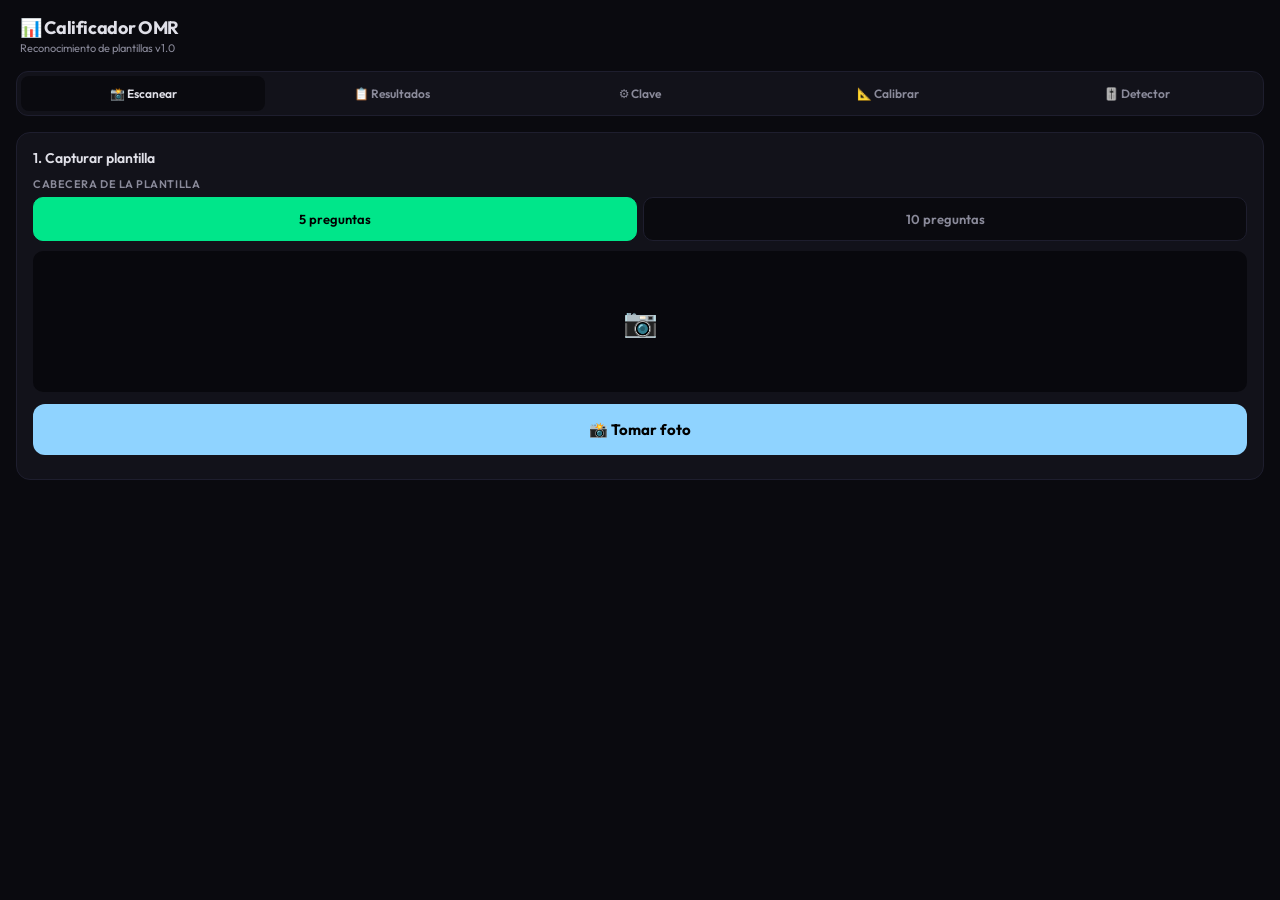
<file: index.html>
<!DOCTYPE html>
<html lang="es">
<head>
<meta charset="UTF-8">
<meta name="viewport" content="width=device-width, initial-scale=1.0, user-scalable=no">
<title>Calificador OMR</title>
<meta name="theme-color" content="#0a0a0f">
<link rel="manifest" href="manifest.webmanifest">
<link rel="icon" type="image/png" sizes="192x192" href="icons/icon-192.png">
<link rel="stylesheet" href="css/estilos.css?v=4">
</head>
<body>

<!-- Loading screen -->
<div class="cv-loading" id="cvLoading">
  <div class="content">
    <div class="spinner"></div>
    <h2>Cargando motor de visión</h2>
    <p>OpenCV.js se está descargando (~10 MB). Solo se carga la primera vez. Una vez cargado, la app funciona sin internet.</p>
  </div>
</div>

<div class="header">
  <div>
    <h1>📊 Calificador OMR</h1>
    <div class="subtitle">Reconocimiento de plantillas v1.0</div>
  </div>
</div>

<div class="tabs">
  <button class="tab active" data-section="scan">📸 Escanear</button>
  <button class="tab" data-section="results">📋 Resultados<span class="tab-badge" id="resultsCount" style="display:none">0</span></button>
  <button class="tab" data-section="config">⚙️ Clave</button>
  <button class="tab" data-section="calib">📐 Calibrar</button>
  <button class="tab" data-section="params">🎚️ Detector</button>
</div>

<!-- ===== SCAN SECTION ===== -->
<div class="section active" id="section-scan">
  <div class="card">
    <h2>1. Capturar plantilla</h2>

    <!-- Cabecera impresa que se va a leer: cambia la geometría del escáner y
         las preguntas de la clave, la tabla y el CSV -->
    <div class="form-group" style="margin-bottom:10px">
      <label>Cabecera de la plantilla</label>
      <div class="segmented" id="plantillaSelector" role="radiogroup" aria-label="Cabecera de la plantilla">
        <button type="button" class="seg-btn" data-plantilla="5" role="radio" onclick="seleccionarPlantilla('5')">5 preguntas</button>
        <button type="button" class="seg-btn" data-plantilla="10" role="radio" onclick="seleccionarPlantilla('10')">10 preguntas</button>
      </div>
    </div>

    <div class="preview" id="preview">
      <span class="empty" id="empty">📷</span>
      <img id="capturedImg" alt="Captura" style="display:none">
      <canvas id="resultCanvas" style="display:none"></canvas>
      <div class="processing hidden" id="processing">
        <div style="display:flex;flex-direction:column;align-items:center">
          <div class="spinner"></div>
          <span id="processingText">Procesando...</span>
        </div>
      </div>
    </div>

    <button class="btn btn-capture capture-btn">
      📸 Tomar foto
      <input type="file" accept="image/*" capture="environment" id="fileInput">
    </button>

    <!-- Acciones del escaneo actual (visibles solo cuando hay un resultado) -->
    <div class="btn-row hidden" id="scanActions" style="margin-top:2px">
      <button class="btn btn-ghost" onclick="discardScan()">Descartar</button>
      <button class="btn btn-primary" onclick="saveScan()">Guardar</button>
    </div>
  </div>

  <!-- Resultado del escaneo (oculto hasta tener uno) -->
  <div class="card hidden" id="scanResult">
    <h2>2. Resultado del escaneo</h2>

    <div class="result-grid">
      <div class="result-cell" id="cellID">
        <div class="label">ID</div>
        <div class="value" id="valID">—</div>
      </div>
      <div class="result-cell" id="cellF">
        <div class="label">Forma</div>
        <div class="value" id="valF">—</div>
      </div>
    </div>

    <div class="label" style="margin-top:14px;margin-bottom:6px">Respuestas detectadas</div>
    <div class="questions-row" id="questionsRow"></div>

    <div id="scoreSection" class="hidden">
      <div class="label" style="margin-top:14px;margin-bottom:6px">Calificación</div>
      <div class="score-display" id="scoreDisplay">
        <div class="score-value" id="scoreValue">—</div>
        <div class="score-label" id="scoreLabel">sobre 100</div>
      </div>
    </div>

    <div id="hintsArea"></div>

    <details open style="margin-top:10px">
      <summary style="font-size:12px;color:var(--text-dim);cursor:pointer;padding:8px">🔍 Detalles técnicos (debug)</summary>
      <div id="debugInfo" style="font-size:11px;color:var(--text-dim);font-family:ui-monospace,monospace;line-height:1.5;background:var(--bg);padding:10px;border-radius:6px;margin-top:6px;max-height:400px;overflow-y:auto;white-space:pre-wrap"></div>
      <div class="btn-row" style="margin-top:8px">
        <button class="btn btn-ghost" onclick="showRectifiedFull()" style="margin-bottom:0">🔍 Ver imagen completa</button>
        <button class="btn btn-ghost" onclick="downloadRectified()" style="margin-bottom:0">⬇️ Descargar</button>
      </div>
    </details>
  </div>
</div>

<!-- ===== RESULTS SECTION ===== -->
<div class="section" id="section-results">
  <div class="stats-bar">
    <div class="stat">
      <div class="stat-value" id="statTotal" style="color:var(--text)">0</div>
      <div class="stat-label">Total</div>
    </div>
    <div class="stat">
      <div class="stat-value" id="statAvg" style="color:var(--info)">—</div>
      <div class="stat-label">Promedio</div>
    </div>
    <div class="stat">
      <div class="stat-value" id="statDoubts" style="color:var(--warn)">0</div>
      <div class="stat-label">Con dudas</div>
    </div>
  </div>

  <!-- Exportación y limpieza; la tabla de escaneos va al final de la pestaña -->
  <div class="card">
    <h2>Exportar resultados</h2>
    <!-- Datos para la exportación: grupo de estudiantes y nombre de la evaluación -->
    <div class="export-config">
      <div class="form-group">
        <label for="grupoSelect">Grupo de estudiantes</label>
        <div class="grupo-row">
          <select class="select" id="grupoSelect"></select>
          <button class="btn btn-ghost btn-inline" type="button" onclick="document.getElementById('gruposInput').click()">📂 Cargar</button>
          <input type="file" id="gruposInput" accept=".csv,text/csv,text/comma-separated-values,application/csv" multiple style="display:none">
        </div>
        <div class="field-note" id="gruposInfo"></div>
      </div>
      <div class="form-group">
        <label for="evalNombre">Nombre de la evaluación</label>
        <input class="input" type="text" id="evalNombre" maxlength="60" autocomplete="off" placeholder="p. ej. Quiz 3">
        <div class="field-note">Forma parte del nombre del archivo CSV y sustituye el título de la columna "Nota".</div>
      </div>
    </div>

    <div class="btn-row" style="margin-top:14px">
      <button class="btn btn-secondary" id="btnExport" onclick="exportCSV()">⬇️ CSV</button>
      <button class="btn btn-secondary" id="btnShare" onclick="shareResults()">📤 Compartir</button>
    </div>
    <button class="btn btn-danger" id="btnClearAll" onclick="confirmClearAll()" style="margin-top:6px">🗑️ Borrar todo</button>
  </div>

  <div class="card">
    <div style="display:flex;justify-content:space-between;align-items:center;margin-bottom:8px">
      <h2 style="margin:0">Tabla de escaneos</h2>
      <span style="font-size:11px;color:var(--text-dim)" id="tableInfo"></span>
    </div>

    <div class="table-wrap">
      <table>
        <!-- La cabecera (P1..P5 o P1..P10) la genera renderTable() -->
        <thead id="resultsHead">
          <tr><th>#</th><th>ID</th><th>F</th><th>P1</th><th>P2</th><th>P3</th><th>P4</th><th>P5</th><th>Nota</th><th>⚠</th></tr>
        </thead>
        <tbody id="resultsTable"></tbody>
      </table>
      <div class="table-empty" id="tableEmpty">
        <div class="icon">📭</div>
        <div>No hay escaneos aún</div>
        <div style="font-size:11px;margin-top:4px;color:var(--text-muted)">Toma fotos en la pestaña Escanear</div>
      </div>
    </div>
  </div>
</div>

<!-- ===== CONFIG SECTION ===== -->
<div class="section" id="section-config">
  <div class="card">
    <h2>Clave de respuestas</h2>
    <p style="font-size:12px;color:var(--text-dim);margin-bottom:6px">
      Define las respuestas correctas para cada formato de prueba. La nota es sobre 100 y se reparte entre las preguntas
      que puntúan: las que tienen respuesta o BONUS (por ejemplo, con 8 preguntas definidas cada acierto vale 12,5).
      Una pregunta con BONUS cuenta como acierto para todos, marquen lo que marquen.
    </p>
    <div class="field-note" id="claveNotaPlantilla" style="margin:0 0 12px"></div>

    <!-- Desmarcado: una sola opción por pregunta (la nueva reemplaza a la anterior).
         Marcado: se pueden dejar varias; el estudiante acierta con cualquiera. -->
    <label class="check-row" for="claveDuplicadas">
      <input type="checkbox" id="claveDuplicadas" onchange="setOpcionesDuplicadas(this.checked)">
      <span>Opciones duplicadas
        <span class="check-note">Permite marcar más de una respuesta correcta por pregunta; el estudiante acierta si pintó cualquiera de ellas.</span>
      </span>
    </label>

    <div class="form-group">
      <label>Formato 1 (F = 1)</label>
      <div id="claveF1"></div>
    </div>

    <div class="form-group" style="margin-top:24px">
      <label>Formato 2 (F = 2)</label>
      <div id="claveF2"></div>
    </div>

    <button class="btn btn-primary" onclick="saveClave()">💾 Guardar clave</button>
  </div>

  <div class="card">
    <h2>Acerca de</h2>
    <p style="font-size:12px;color:var(--text-dim);line-height:1.6">
      Esta app procesa todas las imágenes localmente en tu navegador. Las fotos no se envían a ningún servidor.
      Los escaneos guardados, la clave, los grupos y el nombre de la evaluación se conservan en este dispositivo (incluso si la página se recarga) hasta que los borres.
      Después de la primera carga, la app funciona sin conexión a internet y puede añadirse a la pantalla de inicio desde el menú de Chrome.
    </p>
  </div>
</div>

<!-- ===== CALIBRATION SECTION ===== -->
<div class="section" id="section-calib">
  <div class="card calib-card">
    <h2>Calibración de coordenadas</h2>

    <!-- Resumen de detección en vivo (igual que en pestaña Detector) -->
    <div id="calibLiveResult" class="params-live" style="display:none">
      <div class="params-live-row">
        <div class="params-live-cell">
          <div class="label">ID</div>
          <div class="value" id="calibValID">—</div>
        </div>
        <div class="params-live-cell">
          <div class="label">F</div>
          <div class="value" id="calibValF">—</div>
        </div>
      </div>
      <div class="params-live-questions" id="calibValQ"></div>
    </div>

    <div id="calibPreviewWrap" class="calib-preview-sticky" style="display:none">
      <div class="label" style="margin-bottom:4px;font-size:10px">Vista previa</div>
      <div style="overflow-x:auto;background:#000;border-radius:6px;padding:3px">
        <canvas id="calibPreviewCanvas" style="display:block"></canvas>
      </div>
      <div style="font-size:10px;color:var(--text-dim);margin-top:4px;text-align:center">
        Desliza horizontalmente · Los cambios se reflejan en tiempo real
      </div>
    </div>

    <div id="calibNoImage" class="hint" style="margin-bottom:10px">
      ℹ️ Toma un escaneo en la pestaña "Escanear" primero para ver la vista previa en tiempo real.
    </div>

    <div id="calibScrollArea" class="calib-scroll">
      <div id="calibGroups"></div>
    </div>

    <div class="calib-actions">
      <button class="btn btn-ghost" onclick="resetCalibration()">↺ Restaurar</button>
      <button class="btn btn-primary" onclick="saveCalibration()">💾 Guardar</button>
    </div>
  </div>
</div>

<!-- ===== PARAMS SECTION ===== -->
<div class="section" id="section-params">
  <div class="card calib-card">
    <h2>Parámetros del detector</h2>

    <!-- Resumen de detección en vivo -->
    <div id="paramsLiveResult" class="params-live">
      <div class="params-live-row">
        <div class="params-live-cell">
          <div class="label">ID</div>
          <div class="value" id="paramsValID">—</div>
        </div>
        <div class="params-live-cell">
          <div class="label">F</div>
          <div class="value" id="paramsValF">—</div>
        </div>
      </div>
      <div class="params-live-questions" id="paramsValQ"></div>
    </div>

    <div id="paramsNoImage" class="hint" style="margin-bottom:14px">
      ℹ️ Toma un escaneo en la pestaña "Escanear" primero para poder ajustar y ver los cambios en vivo.
    </div>

    <div class="calib-scroll" id="paramsScrollArea">
      <div id="paramsControls"></div>
    </div>

    <div class="calib-actions">
      <button class="btn btn-ghost" onclick="resetDetectorParams()">↺ Restaurar</button>
      <button class="btn btn-primary" onclick="saveDetectorParams()">💾 Guardar</button>
    </div>
  </div>
</div>
<div class="modal-bg" id="rectModal">
  <div class="modal" style="max-width: 95vw; padding: 12px">
    <h2 style="margin-bottom: 6px">Imagen rectificada (tamaño real)</h2>
    <p style="font-size:11px;color:var(--text-dim);margin-bottom:10px">
      Desliza horizontalmente para ver toda la imagen. Verifica si los rectángulos coinciden con los casilleros impresos.
    </p>
    <div style="overflow-x:auto;overflow-y:auto;max-height:60vh;background:#000;border-radius:8px;padding:4px">
      <canvas id="rectModalCanvas" style="display:block;height:auto"></canvas>
    </div>
    <button class="btn btn-secondary" onclick="closeModal('rectModal')" style="margin-top:10px">Cerrar</button>
  </div>
</div>

<!-- Modal de duplicado -->
<div class="modal-bg" id="dupModal">
  <div class="modal">
    <h2>⚠️ ID ya registrado</h2>
    <p>El ID <strong id="dupId">—</strong> ya tiene un escaneo registrado. ¿Qué deseas hacer?</p>
    <button class="btn btn-primary" onclick="resolveDuplicate('replace')">Reemplazar el anterior</button>
    <button class="btn btn-secondary" onclick="resolveDuplicate('keep')">Mantener el anterior</button>
    <button class="btn btn-ghost" onclick="resolveDuplicate('both')">Guardar ambos</button>
  </div>
</div>

<!-- Modal de borrar todo -->
<div class="modal-bg" id="clearModal">
  <div class="modal">
    <h2>⚠️ ¿Borrar todos los resultados?</h2>
    <p>Esto eliminará permanentemente los <strong id="clearCount">0</strong> escaneos registrados. Esta acción no se puede deshacer.</p>
    <button class="btn btn-danger" onclick="doClearAll()">Sí, borrar todo</button>
    <button class="btn btn-ghost" onclick="closeModal('clearModal')">Cancelar</button>
  </div>
</div>

<div class="toast-stack" id="toastStack"></div>

<!-- ===== Código de la app: scripts clásicos que comparten el ámbito global. =====
     El orden importa (ver CLAUDE.md): primero el estado, luego el motor, el
     arranque y las pantallas. Al añadir un archivo, incluirlo también en
     SHELL_ASSETS de sw.js y subir VERSION. -->
<script src="js/estado.js?v=4"></script>
<script src="js/motor.js?v=4"></script>
<script src="js/app.js?v=4"></script>
<script src="js/camara.js?v=4"></script>
<script src="js/deteccion.js?v=4"></script>
<script src="js/calificacion.js?v=4"></script>
<script src="js/grupos.js?v=4"></script>
<script src="js/exportacion.js?v=4"></script>
<script src="js/calibracion.js?v=4"></script>
<script src="js/parametros.js?v=4"></script>
<!-- Copia propia del build oficial de OpenCV.js (ver CLAUDE.md). Va al final para
     que `Module` (js/motor.js) y el resto de la app existan antes de ejecutarse. -->
<script async src="vendor/opencv.js" id="opencvScript" onerror="cvLoadError()"></script>

</body>
</html>
</file>
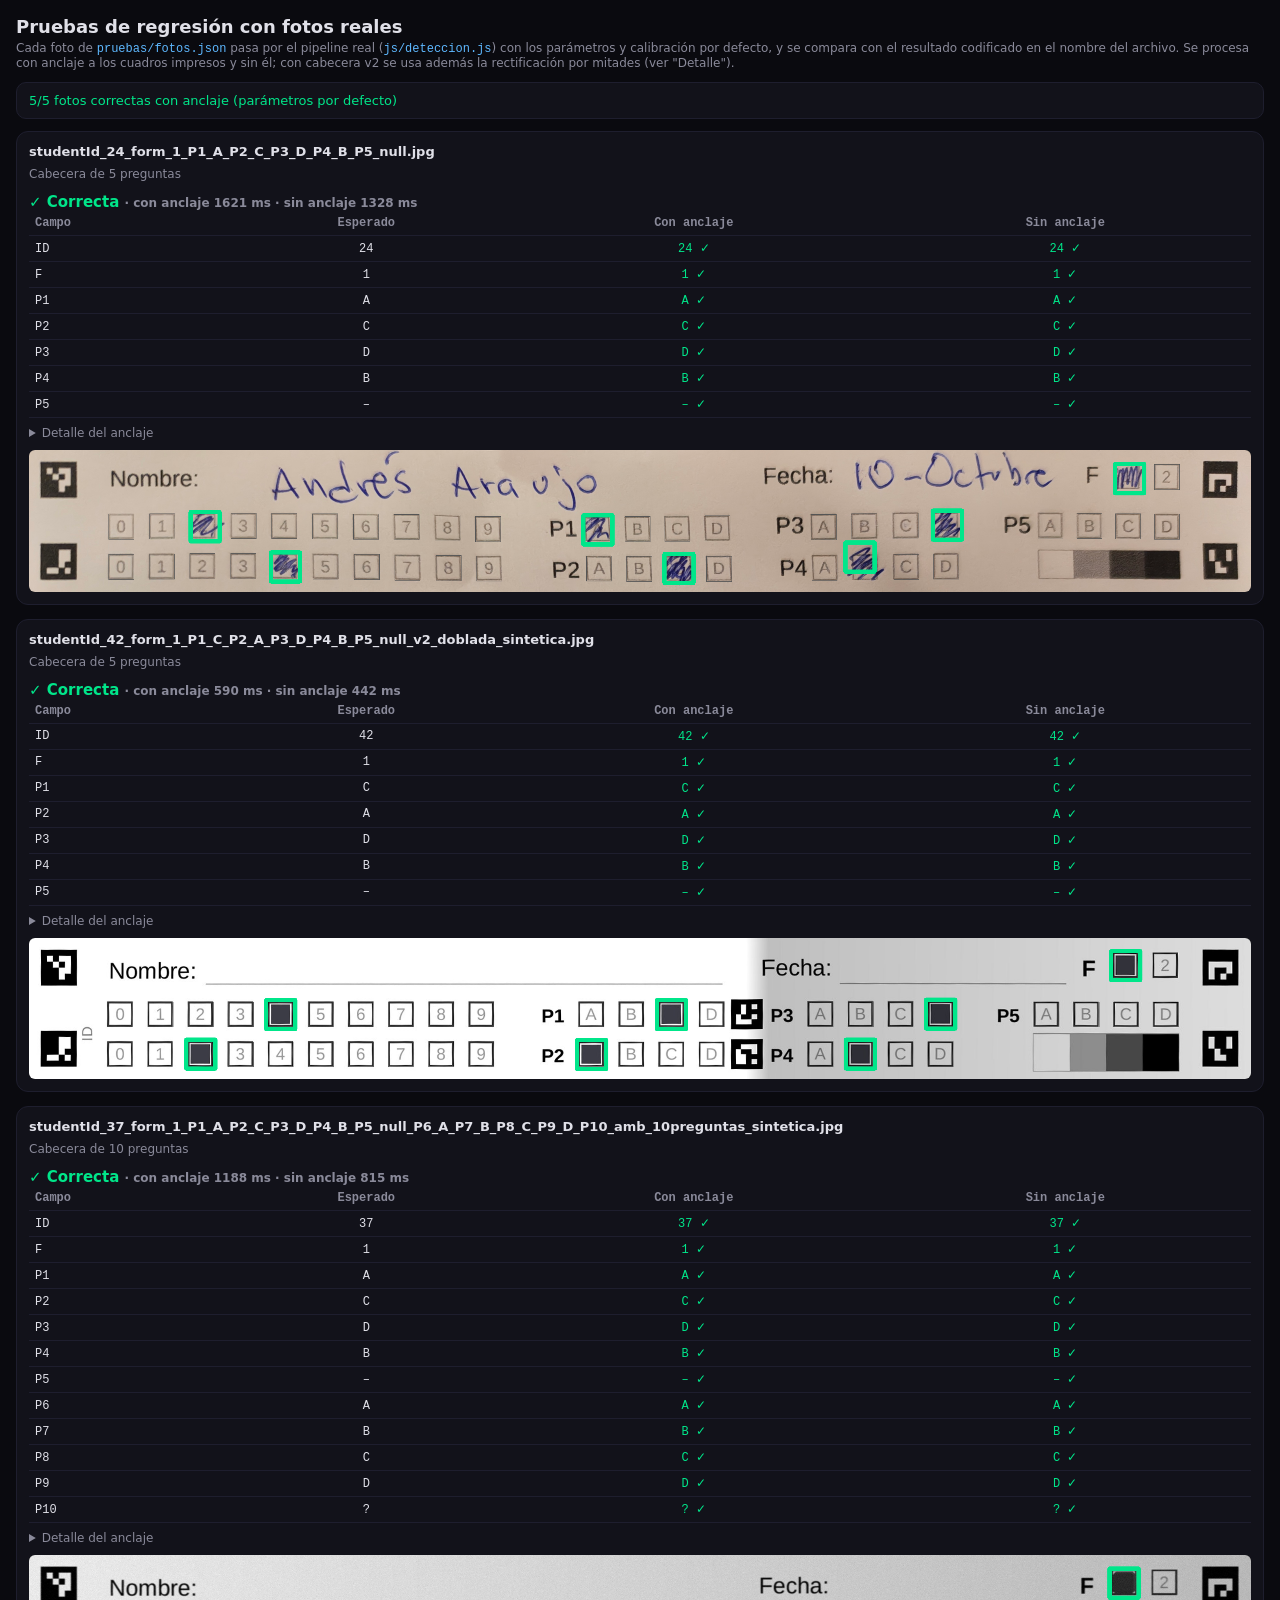
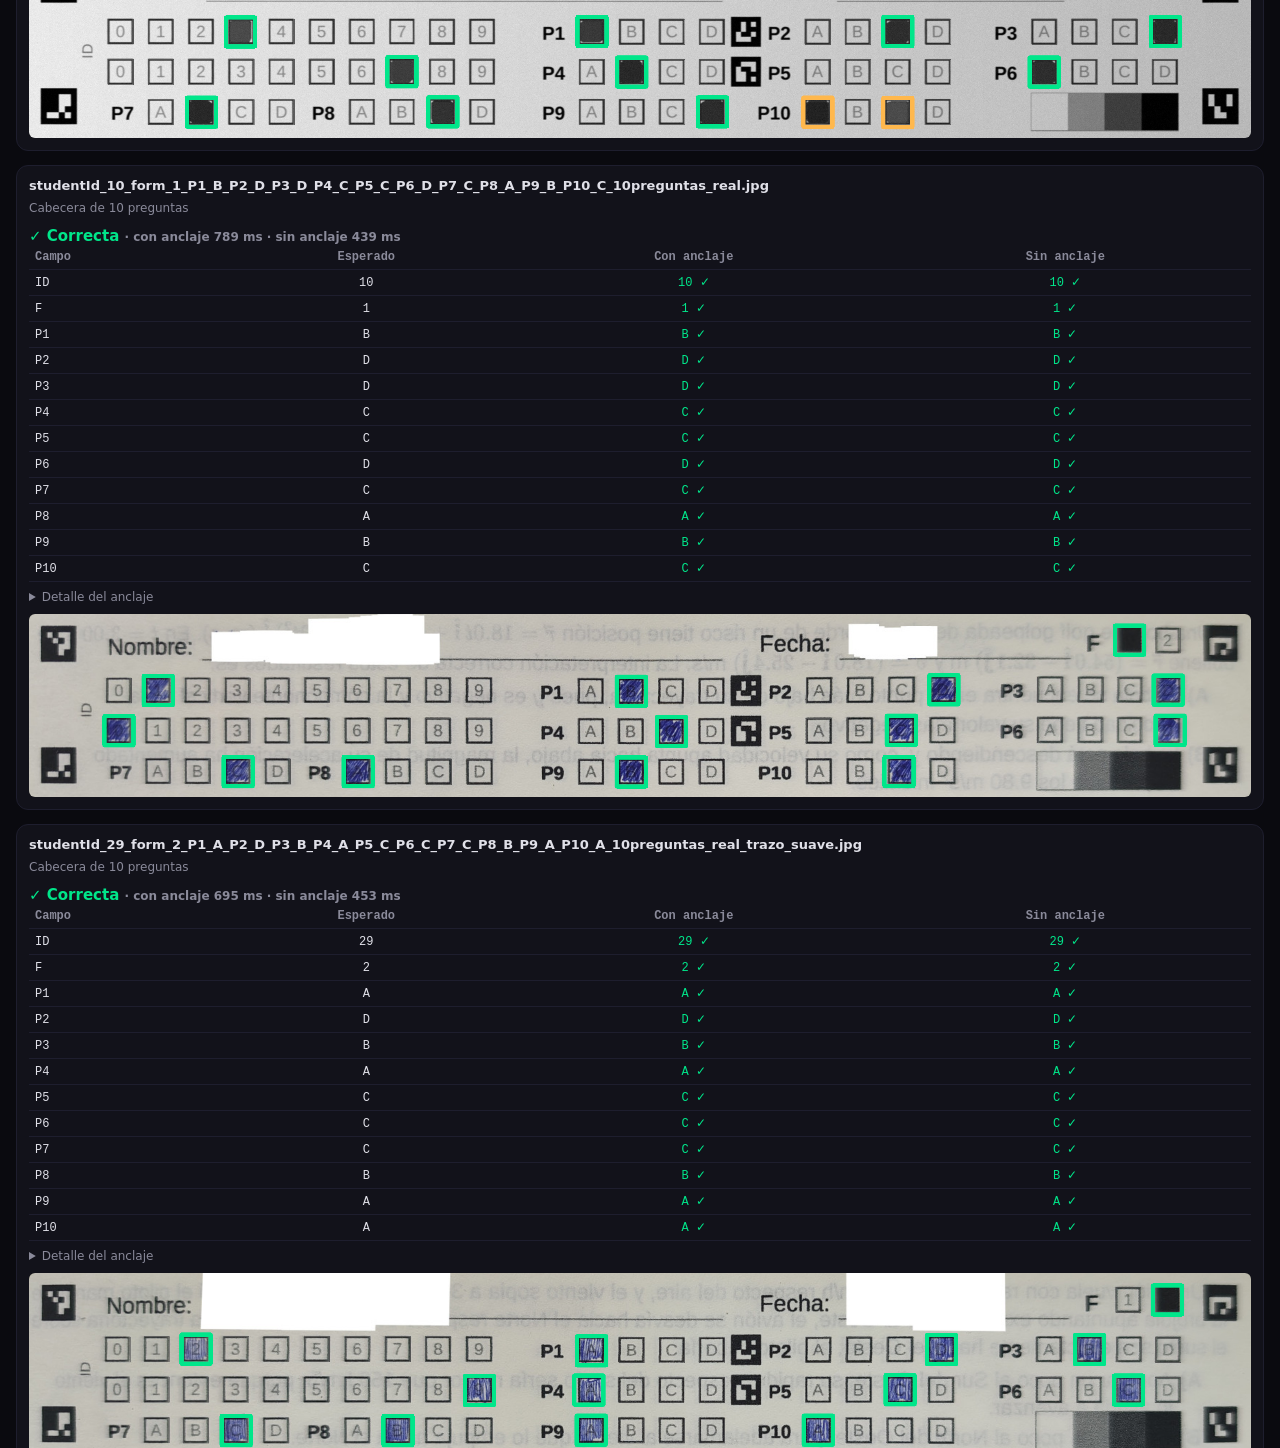
<file: pruebas/regresion.html>
<!DOCTYPE html>
<html lang="es">
<head>
<meta charset="UTF-8">
<meta name="viewport" content="width=device-width, initial-scale=1.0">
<title>Pruebas de regresión · Calificador OMR</title>
<style>
  * { box-sizing: border-box; }
  body { font-family: system-ui, Roboto, sans-serif; background: #0a0a0f; color: #e0e0e8; margin: 0; padding: 16px; }
  h1 { font-size: 18px; margin: 0 0 4px; }
  p, .nota { font-size: 12px; color: #8a8a9a; margin: 0 0 12px; }
  code { color: #5eb8ff; }
  #estado { font-size: 13px; margin: 12px 0; padding: 10px 12px; background: #12121a; border: 1px solid #1e1e2e; border-radius: 10px; }
  .foto { background: #12121a; border: 1px solid #1e1e2e; border-radius: 12px; padding: 12px; margin-bottom: 14px; }
  .foto h2 { font-size: 13px; margin: 0 0 8px; word-break: break-all; color: #e0e0e8; }
  table { width: 100%; border-collapse: collapse; font-size: 12px; font-family: ui-monospace, monospace; }
  th, td { padding: 5px 6px; text-align: center; border-bottom: 1px solid #1e1e2e; }
  th { color: #8a8a9a; font-weight: 600; }
  td:first-child, th:first-child { text-align: left; }
  .ok { color: #00e68a; } .mal { color: #ff5577; } .warn { color: #ffb84d; }
  canvas { display: block; width: 100%; height: auto; margin-top: 10px; border-radius: 6px; background: #000; }
  .resumen { font-size: 15px; font-weight: 700; }
  details { margin-top: 8px; } summary { font-size: 12px; color: #8a8a9a; cursor: pointer; }
  pre { font-size: 11px; color: #8a8a9a; white-space: pre-wrap; margin: 6px 0 0; }
</style>
</head>
<body>
<h1>Pruebas de regresión con fotos reales</h1>
<p>Cada foto de <code>pruebas/fotos.json</code> pasa por el pipeline real (<code>js/deteccion.js</code>) con los parámetros y
calibración por defecto, y se compara con el resultado codificado en el nombre del archivo. Se procesa con anclaje a los
cuadros impresos y sin él; con cabecera v2 se usa además la rectificación por mitades (ver "Detalle").</p>
<div id="estado">Cargando OpenCV.js…</div>
<div id="lista"></div>

<!-- `Module` debe existir antes de que se ejecute opencv.js -->
<script>
  var Module = { onRuntimeInitialized() { iniciar().catch(e => mostrarEstado('Error: ' + e.message, 'mal')); } };
</script>
<script src="../js/estado.js"></script>
<script src="../js/deteccion.js"></script>
<script>
  // Resultados accesibles para automatización: window.RESULTADOS = { listo, fotos: [...] }
  window.RESULTADOS = { listo: false, fotos: [] };
  // Campos a comparar: ID, F y las preguntas de la cabecera de la foto
  const camposDe = (esperado) => ['ID', 'F'].concat(Object.keys(esperado).filter(k => /^P\d+$/.test(k)));

  function mostrarEstado(txt, cls) {
    const el = document.getElementById('estado');
    el.textContent = txt; el.className = cls || '';
  }

  // Resultado esperado a partir del nombre del archivo.
  // Acepta P1..P5 (cabecera de 5 preguntas) o P1..P10 (cabecera de 10).
  function esperadoDesdeNombre(nombre) {
    const m = nombre.match(/studentId_(\d+)_form_(\d)/i);
    if (!m) return null;
    const norm = (v) => (v.toLowerCase() === 'null') ? null : (/^(amb|ambiguo|\?)$/i.test(v) ? 'AMBIGUO' : v.toUpperCase());
    const out = { ID: m[1], F: m[2] };
    const re = /_P(\d+)_([^_.]+)/gi;
    let p;
    while ((p = re.exec(nombre)) !== null) out['P' + p[1]] = norm(p[2]);
    const n = Object.keys(out).filter(k => /^P\d+$/.test(k)).length;
    if (n !== 5 && n !== 10) return null;
    out.plantilla = n === 10 ? '10' : '5';
    return out;
  }

  // Activa la cabecera de la foto con la calibración y los parches POR DEFECTO
  // (no los guardados en el dispositivo), para que el resultado sea reproducible.
  function usarPlantilla(id) {
    aplicarPlantilla(id, { persistir: false });
    CALIBRATION = JSON.parse(JSON.stringify(CALIBRATION_DEFAULT));
    COORDS = buildCoords();
    STATE.tonePatches = JSON.parse(JSON.stringify(TONE_PATCHES_DEFAULT));
  }

  function cargarImagen(url) {
    return new Promise((res, rej) => {
      const img = new Image();
      img.onload = () => res(img);
      img.onerror = () => rej(new Error('No se pudo cargar ' + url));
      img.src = url;
    });
  }

  // Pasa la imagen por runPipeline con el radio de anclaje indicado.
  function correr(img, anclajeMm, canvas) {
    STATE.detectorParams.anclaje_mm = anclajeMm;
    const t0 = performance.now();
    const r = runPipeline(img);
    const ms = Math.round(performance.now() - t0);
    if (!r.ok) return { ok: false, msg: r.msg, ms };
    const c = r.classification;
    const out = { ok: true, ms, ID: c.ID, F: c.F, dudoso: c.dudoso,
                  anclaje: STATE.anclaje ? JSON.parse(JSON.stringify(STATE.anclaje)) : null,
                  rectificacion: r.rectificacion ? JSON.parse(JSON.stringify(r.rectificacion)) : null };
    for (const q of listaPreguntas()) out[q] = c[q];
    if (canvas) cv.imshow(canvas, r.rectified);
    r.rectified.delete(); r.rectifiedClean.delete(); r.grayRect.delete(); r.grayNorm.delete();
    return out;
  }

  function fmt(v) { return v === null || v === undefined ? '–' : (v === 'AMBIGUO' ? '?' : String(v)); }

  async function iniciar() {
    STATE.cvReady = true;
    // Siempre valores por defecto (reproducible en cualquier dispositivo)
    STATE.detectorParams = JSON.parse(JSON.stringify(DETECTOR_PARAMS_DEFAULT));
    usarPlantilla('5');
    const radioDefault = DETECTOR_PARAMS_DEFAULT.anclaje_mm;

    mostrarEstado('Cargando la lista de fotos…');
    const lista = await (await fetch('fotos.json', { cache: 'no-store' })).json();
    const cont = document.getElementById('lista');
    let okTotal = 0;

    for (const nombre of lista) {
      const esperado = esperadoDesdeNombre(nombre);
      const card = document.createElement('div');
      card.className = 'foto';
      card.innerHTML = `<h2>${nombre}</h2>`;
      cont.appendChild(card);
      if (!esperado) {
        card.innerHTML += `<div class="mal">El nombre no sigue el patrón studentId_.._form_.._P1_.._P5_.. (o hasta P10)</div>`;
        window.RESULTADOS.fotos.push({ nombre, error: 'nombre' });
        continue;
      }
      const CAMPOS = camposDe(esperado);
      if (STATE.plantilla !== esperado.plantilla) { usarPlantilla(esperado.plantilla); window.__calentado = false; }
      card.innerHTML += `<div class="nota">Cabecera de ${getPlantilla().nombre}</div>`;
      mostrarEstado(`Procesando ${nombre}…`);
      let img;
      try { img = await cargarImagen(nombre); }
      catch (e) { card.innerHTML += `<div class="mal">${e.message}</div>`; window.RESULTADOS.fotos.push({ nombre, error: 'carga' }); continue; }

      // Calentamiento (la primera pasada de OpenCV es más lenta y falsearía los tiempos)
      if (!window.__calentado) { correr(img, radioDefault, null); window.__calentado = true; }
      const canvas = document.createElement('canvas');
      const con = correr(img, radioDefault, canvas);
      const sin = correr(img, 0, null);

      let filas = '';
      let aciertos = 0;
      for (const k of CAMPOS) {
        const okCon = con.ok && con[k] === esperado[k];
        const okSin = sin.ok && sin[k] === esperado[k];
        if (okCon) aciertos++;
        filas += `<tr><td>${k}</td><td>${fmt(esperado[k])}</td>
          <td class="${okCon ? 'ok' : 'mal'}">${con.ok ? fmt(con[k]) : '✗'} ${okCon ? '✓' : '✗'}</td>
          <td class="${okSin ? 'ok' : 'mal'}">${sin.ok ? fmt(sin[k]) : '✗'} ${okSin ? '✓' : '✗'}</td></tr>`;
      }
      const todoOk = con.ok && aciertos === CAMPOS.length;
      if (todoOk) okTotal++;
      const a = con.anclaje;
      let detalle = '';
      if (!con.ok) detalle = `Con anclaje: ${con.msg}\n`;
      if (!sin.ok) detalle += `Sin anclaje: ${sin.msg}\n`;
      const rc = con.rectificacion;
      if (rc) {
        detalle += `Rectificación: ${rc.modo === 'dos_mitades' ? 'dos mitades' : 'homografía única'} · marcadores ${rc.marcadores.join(',')}` +
                   (rc.desvioCentral_mm ? ` · desvío centrales 4→${rc.desvioCentral_mm[4].toFixed(2)} mm, 5→${rc.desvioCentral_mm[5].toFixed(2)} mm` : '') +
                   (rc.motivo ? ` · ${rc.motivo}` : '') + '\n';
      }
      if (a) {
        detalle += `Anclaje: ${a.cuadrosDetectados} cuadros detectados · desplazamiento máximo ${a.maxDesplazamiento_mm.toFixed(2)} mm\n`;
        for (const g in a.porGrupo) { const r = a.porGrupo[g]; detalle += `  ${g}: dx=${r.dx_mm.toFixed(2)} dy=${r.dy_mm.toFixed(2)} mm (${r.ancladas}/${r.de})\n`; }
        detalle += `  parches: dx=${a.parches.dx_mm.toFixed(2)} dy=${a.parches.dy_mm.toFixed(2)} (corr. ${a.parches.score.toFixed(2)})`;
      }
      card.innerHTML += `
        <div class="resumen ${todoOk ? 'ok' : 'mal'}">${todoOk ? '✓ Correcta' : `✗ ${aciertos}/${CAMPOS.length} campos correctos`} <span class="nota">· con anclaje ${con.ms} ms · sin anclaje ${sin.ms} ms</span></div>
        <table><thead><tr><th>Campo</th><th>Esperado</th><th>Con anclaje</th><th>Sin anclaje</th></tr></thead><tbody>${filas}</tbody></table>
        <details><summary>Detalle del anclaje</summary><pre>${detalle || 'sin datos'}</pre></details>`;
      card.appendChild(canvas);
      window.RESULTADOS.fotos.push({ nombre, esperado, con, sin, todoOk, aciertos });
      await new Promise(r => setTimeout(r, 0));
    }
    const total = lista.length;
    mostrarEstado(`${okTotal}/${total} fotos correctas con anclaje (parámetros por defecto)`, okTotal === total ? 'ok' : 'mal');
    window.RESULTADOS.listo = true;
    window.RESULTADOS.okTotal = okTotal;
    window.RESULTADOS.total = total;
  }
</script>
<script async src="../vendor/opencv.js" onerror="mostrarEstado('No se pudo cargar ../vendor/opencv.js', 'mal')"></script>
</body>
</html>
</file>
<file: css/estilos.css>
/* Estilos del Calificador OMR. Antes vivían en <style> dentro de index.html. */
@import url('https://fonts.googleapis.com/css2?family=Outfit:wght@400;500;600;700&display=swap');

* { margin: 0; padding: 0; box-sizing: border-box; -webkit-tap-highlight-color: transparent; }

:root {
  --bg: #0a0a0f;
  --bg-card: #12121a;
  --border: #1e1e2e;
  --border-hl: #2a2a3a;
  --text: #e0e0e8;
  --text-dim: #8a8a9a;
  --text-muted: #555566;
  --accent: #00e68a;
  --accent-dim: #00b870;
  --warn: #ffb84d;
  --error: #ff5577;
  --info: #5eb8ff;
  --purple: #b87dff;
}

/* Sin "tirar para refrescar": en Chrome Android, deslizar hacia abajo estando
   arriba del todo recargaba la página (y con ella se perdía el escaneo en
   curso). overscroll-behavior desactiva ese gesto y el de navegar al borde. */
html, body {
  overscroll-behavior-y: contain;
}

body {
  font-family: 'Outfit', system-ui, Roboto, sans-serif;
  background: var(--bg);
  color: var(--text);
  min-height: 100dvh;
  padding: 16px;
  padding-bottom: 80px;
}

/* ===== Header ===== */
.header {
  display: flex;
  align-items: center;
  justify-content: space-between;
  margin-bottom: 16px;
  padding: 0 4px;
}
.header h1 {
  font-size: 18px;
  font-weight: 700;
  letter-spacing: -0.02em;
}
.header .subtitle {
  font-size: 11px;
  color: var(--text-dim);
  margin-top: 2px;
}

/* ===== Tabs ===== */
.tabs {
  display: flex;
  gap: 4px;
  background: var(--bg-card);
  border-radius: 12px;
  padding: 4px;
  margin-bottom: 16px;
  border: 1px solid var(--border);
}
.tab {
  flex: 1;
  padding: 10px 4px;
  background: transparent;
  color: var(--text-dim);
  border: none;
  border-radius: 8px;
  font-family: inherit;
  font-size: 12px;
  font-weight: 600;
  cursor: pointer;
  transition: background 0.15s, color 0.15s;
}
.tab.active {
  background: var(--bg);
  color: var(--text);
}
.tab-badge {
  display: inline-block;
  margin-left: 4px;
  padding: 1px 6px;
  background: var(--accent);
  color: #000;
  border-radius: 8px;
  font-size: 10px;
  font-weight: 700;
}

/* ===== Card ===== */
.card {
  background: var(--bg-card);
  border: 1px solid var(--border);
  border-radius: 14px;
  padding: 16px;
  margin-bottom: 12px;
}
.card h2 {
  font-size: 14px;
  font-weight: 600;
  margin-bottom: 10px;
  color: var(--text);
}
.card .label {
  font-size: 11px;
  color: var(--text-dim);
  text-transform: uppercase;
  letter-spacing: 0.05em;
  margin-bottom: 4px;
  font-weight: 600;
}

/* ===== Preview ===== */
.preview {
  width: 100%;
  /* Misma proporción que la cabecera rectificada (GEOM: 207 x 24 mm) */
  aspect-ratio: 207 / 24;
  border-radius: 10px;
  overflow: hidden;
  background: #08080d;
  display: grid;
  place-items: center;
  margin-bottom: 12px;
  position: relative;
}
.preview img, .preview canvas {
  width: 100%;
  height: 100%;
  object-fit: contain;
}
/* La foto completa solo se ve un instante mientras se procesa: se recorta
   para llenar la franja (la cabecera rectificada sí se muestra entera). */
.preview img {
  object-fit: cover;
  display: block;
}
.preview .empty {
  color: #2a2a3a;
  font-size: 28px;
}
.preview .processing {
  position: absolute;
  inset: 0;
  background: rgba(10,10,15,0.85);
  display: grid;
  place-items: center;
  color: var(--accent);
  font-size: 13px;
  font-weight: 600;
  backdrop-filter: blur(4px);
}
/* Dentro de la franja no hay alto para el spinner grande: va en línea con el texto */
.preview .processing > div {
  flex-direction: row !important;
  gap: 8px;
}
.preview .processing .spinner {
  width: 18px;
  height: 18px;
  border-width: 2px;
  margin-bottom: 0;
}
.preview .processing.hidden { display: none; }
.spinner {
  width: 32px;
  height: 32px;
  border: 3px solid var(--border);
  border-top-color: var(--accent);
  border-radius: 50%;
  animation: spin 0.8s linear infinite;
  margin-bottom: 10px;
}
@keyframes spin { to { transform: rotate(360deg); } }

/* ===== Buttons ===== */
.btn {
  width: 100%;
  padding: 16px;
  border: none;
  border-radius: 12px;
  font-family: inherit;
  font-size: 15px;
  font-weight: 700;
  cursor: pointer;
  transition: transform 0.1s, opacity 0.15s;
  margin-bottom: 8px;
  position: relative;
  overflow: hidden;
}
.btn:active { transform: scale(0.97); }
.btn:disabled { opacity: 0.4; cursor: not-allowed; }
.btn-primary { background: var(--accent); color: #000; }
.btn-capture { background: #8fd3ff; color: #000; }   /* celeste claro: botón "Tomar foto" */
.btn-secondary { background: var(--border); color: var(--text); }
.btn-danger { background: var(--error); color: #fff; }
.btn-ghost { background: transparent; color: var(--text-dim); border: 1px solid var(--border); }
.btn-row { display: flex; gap: 8px; }
.btn-row .btn { margin-bottom: 0; flex: 1; }

.capture-btn input {
  position: absolute;
  inset: 0;
  opacity: 0;
  cursor: pointer;
  font-size: 200px;
}

/* ===== Result panel ===== */
.result-grid {
  display: grid;
  grid-template-columns: 1fr 1fr;
  gap: 8px;
  margin-bottom: 12px;
}
.result-cell {
  background: var(--bg);
  border: 1px solid var(--border);
  border-radius: 10px;
  padding: 10px 12px;
}
.result-cell .label {
  font-size: 10px;
  color: var(--text-dim);
  text-transform: uppercase;
  letter-spacing: 0.05em;
  font-weight: 600;
  margin-bottom: 4px;
}
.result-cell .value {
  font-size: 22px;
  font-weight: 700;
  letter-spacing: -0.02em;
}
.result-cell.warn { border-color: var(--warn); }
.result-cell.warn .value { color: var(--warn); }
.result-cell.error { border-color: var(--error); }
.result-cell.error .value { color: var(--error); }

.questions-row {
  display: grid;
  grid-template-columns: repeat(5, 1fr);
  gap: 6px;
  margin-top: 8px;
}
.q-cell {
  background: var(--bg);
  border: 1px solid var(--border);
  border-radius: 8px;
  padding: 8px 4px;
  text-align: center;
}
.q-cell .q-label {
  font-size: 9px;
  color: var(--text-dim);
  font-weight: 600;
  margin-bottom: 2px;
}
.q-cell .q-value {
  font-size: 18px;
  font-weight: 700;
}
.q-cell.correct { background: rgba(0,230,138,0.15); border-color: var(--accent); }
.q-cell.correct .q-value { color: var(--accent); }
.q-cell.wrong { background: rgba(255,85,119,0.15); border-color: var(--error); }
.q-cell.wrong .q-value { color: var(--error); }
.q-cell.dudoso { background: rgba(255,184,77,0.15); border-color: var(--warn); }
.q-cell.dudoso .q-value { color: var(--warn); }
.q-cell.empty .q-value { color: var(--text-muted); }
.q-cell.bonus { border-style: dashed; }
.q-cell.bonus .q-label { color: var(--warn); }

/* ===== Score ===== */
.score-display {
  text-align: center;
  padding: 20px;
  background: var(--bg);
  border-radius: 12px;
  margin-bottom: 12px;
}
.score-display .score-value {
  font-size: 48px;
  font-weight: 700;
  line-height: 1;
  letter-spacing: -0.04em;
}
.score-display .score-label {
  font-size: 12px;
  color: var(--text-dim);
  margin-top: 4px;
  font-weight: 600;
}
.score-display.high .score-value { color: var(--accent); }
.score-display.mid .score-value { color: var(--warn); }
.score-display.low .score-value { color: var(--error); }

/* ===== Forms ===== */
.form-group {
  margin-bottom: 14px;
}
.form-group label {
  display: block;
  font-size: 11px;
  color: var(--text-dim);
  text-transform: uppercase;
  letter-spacing: 0.05em;
  margin-bottom: 6px;
  font-weight: 600;
}
.input, .select {
  width: 100%;
  padding: 12px 14px;
  background: var(--bg);
  border: 1px solid var(--border);
  border-radius: 10px;
  color: var(--text);
  font-family: inherit;
  font-size: 15px;
  font-weight: 500;
}
.input:focus, .select:focus {
  outline: none;
  border-color: var(--accent);
}

/* Exportación: grupo + nombre de la evaluación (pestaña Resultados).
   Va al principio de su tarjeta, justo bajo el título; la tabla de escaneos
   tiene su propia tarjeta al final de la pestaña. */
.export-config {
  margin-top: 4px;
}
.grupo-row {
  display: flex;
  gap: 8px;
  align-items: stretch;
}
.grupo-row .select {
  flex: 1 1 auto;
  min-width: 0;
}
.btn-inline {
  width: auto;
  flex: 0 0 auto;
  margin-bottom: 0;
  padding: 12px 14px;
  white-space: nowrap;
}
.field-note {
  font-size: 11px;
  color: var(--text-muted);
  margin-top: 6px;
  line-height: 1.4;
}

/* Selector segmentado (p. ej. cabecera de 5 o 10 preguntas en Escanear) */
.segmented {
  display: flex;
  gap: 6px;
}
.seg-btn {
  flex: 1 1 0;
  min-height: 44px;
  padding: 10px 8px;
  background: var(--bg);
  border: 1px solid var(--border);
  border-radius: 10px;
  color: var(--text-dim);
  font-family: inherit;
  font-size: 13px;
  font-weight: 600;
  cursor: pointer;
  transition: all 0.15s;
}
.seg-btn.active {
  background: var(--accent);
  border-color: var(--accent);
  color: #000;
}

/* Casilla con etiqueta (p. ej. "Opciones duplicadas" en la pestaña Clave) */
.check-row {
  display: flex;
  align-items: flex-start;
  gap: 10px;
  min-height: 44px;
  margin-bottom: 14px;
  font-size: 13px;
  font-weight: 600;
  cursor: pointer;
}
.check-row input[type="checkbox"] {
  flex: 0 0 auto;
  width: 22px;
  height: 22px;
  margin: 1px 0 0;
  accent-color: var(--accent);
}
.check-row .check-note {
  display: block;
  font-size: 11px;
  font-weight: 400;
  color: var(--text-muted);
  line-height: 1.4;
  margin-top: 2px;
}

.answer-row {
  display: grid;
  grid-template-columns: 44px repeat(4, 1fr) auto;
  gap: 6px;
  margin-bottom: 6px;
  align-items: center;
}
/* BONUS: la pregunta cuenta como acierto para todos; las letras se atenúan */
.answer-row .bonus-check {
  display: flex;
  align-items: center;
  gap: 4px;
  padding: 0 2px 0 6px;
  min-height: 44px;
  font-size: 10px;
  font-weight: 700;
  letter-spacing: 0.04em;
  color: var(--text-dim);
  cursor: pointer;
  user-select: none;
}
.answer-row .bonus-check input {
  width: 20px;
  height: 20px;
  margin: 0;
  accent-color: var(--warn);
}
.answer-row.bonus .bonus-check { color: var(--warn); }
.answer-row.bonus button { opacity: 0.35; }
.answer-row .q-name {
  font-size: 13px;
  font-weight: 600;
  color: var(--text-dim);
}
.answer-row button {
  padding: 12px 4px;
  background: var(--bg);
  border: 1px solid var(--border);
  border-radius: 8px;
  color: var(--text-dim);
  font-family: inherit;
  font-size: 13px;
  font-weight: 600;
  cursor: pointer;
  transition: all 0.15s;
}
.answer-row button.selected {
  background: var(--accent);
  color: #000;
  border-color: var(--accent);
}
.answer-row button.empty-mark {
  background: transparent;
  color: var(--text-muted);
  border-style: dashed;
}

/* ===== Table ===== */
.table-wrap {
  overflow-x: auto;
  margin: 0 -16px;
  padding: 0 16px;
}
table {
  width: 100%;
  border-collapse: collapse;
  font-size: 12px;
}
thead th {
  text-align: left;
  padding: 8px 6px;
  font-size: 10px;
  color: var(--text-dim);
  text-transform: uppercase;
  letter-spacing: 0.05em;
  font-weight: 600;
  border-bottom: 1px solid var(--border);
  white-space: nowrap;
}
tbody td {
  padding: 8px 6px;
  border-bottom: 1px solid var(--border);
  color: var(--text);
  white-space: nowrap;
}
tbody tr:hover { background: var(--bg); }
.td-id { font-weight: 700; font-family: ui-monospace, monospace; }
.td-score { font-weight: 700; }
.td-score.high { color: var(--accent); }
.td-score.mid { color: var(--warn); }
.td-score.low { color: var(--error); }

.table-empty {
  text-align: center;
  padding: 40px 20px;
  color: var(--text-dim);
  font-size: 13px;
}
.table-empty .icon { font-size: 40px; margin-bottom: 12px; opacity: 0.3; }

/* ===== Modal ===== */
.modal-bg {
  position: fixed;
  inset: 0;
  background: rgba(0,0,0,0.7);
  backdrop-filter: blur(4px);
  z-index: 100;
  display: none;
  align-items: center;
  justify-content: center;
  padding: 20px;
}
.modal-bg.show { display: flex; }
.modal {
  background: var(--bg-card);
  border: 1px solid var(--border);
  border-radius: 16px;
  padding: 20px;
  max-width: 420px;
  width: 100%;
  max-height: 90vh;
  overflow-y: auto;
}
.modal h2 {
  font-size: 16px;
  font-weight: 700;
  margin-bottom: 8px;
}
.modal p {
  font-size: 13px;
  color: var(--text-dim);
  margin-bottom: 16px;
  line-height: 1.5;
}

/* ===== Toasts ===== */
.toast-stack {
  position: fixed;
  bottom: 20px;
  left: 16px;
  right: 16px;
  z-index: 200;
  display: flex;
  flex-direction: column;
  gap: 8px;
  pointer-events: none;
}
.toast {
  background: var(--bg-card);
  border: 1px solid var(--border);
  border-radius: 12px;
  padding: 12px 16px;
  font-size: 13px;
  font-weight: 600;
  animation: slideUp 0.2s;
  pointer-events: auto;
}
.toast.success { border-color: var(--accent); color: var(--accent); }
.toast.error { border-color: var(--error); color: var(--error); }
.toast.warn { border-color: var(--warn); color: var(--warn); }
@keyframes slideUp {
  from { transform: translateY(20px); opacity: 0; }
  to { transform: translateY(0); opacity: 1; }
}

/* ===== Stats bar ===== */
.stats-bar {
  display: grid;
  grid-template-columns: 1fr 1fr 1fr;
  gap: 8px;
  margin-bottom: 12px;
}
.stat {
  background: var(--bg-card);
  border: 1px solid var(--border);
  border-radius: 10px;
  padding: 10px;
  text-align: center;
}
.stat .stat-value {
  font-size: 22px;
  font-weight: 700;
  line-height: 1;
}
.stat .stat-label {
  font-size: 10px;
  color: var(--text-dim);
  margin-top: 4px;
  text-transform: uppercase;
  letter-spacing: 0.05em;
  font-weight: 600;
}

.hint {
  font-size: 12px;
  color: var(--text-dim);
  margin: 8px 0;
  padding: 10px 12px;
  background: var(--bg);
  border-radius: 8px;
  border-left: 3px solid var(--info);
  line-height: 1.5;
}
.hint.warn { border-left-color: var(--warn); }
.hint.error { border-left-color: var(--error); color: var(--text); }

/* ===== Calibration controls ===== */
.calib-card {
  /* Layout: sección "live" + preview arriba, controles con scroll en medio,
     botones FIJOS al fondo. Ocupa todo el alto disponible.
     El descuento del calc cubre: header app (~70) + tabs (~50) + body padding
     top/bottom (32) + título h2 (~36) ≈ 188 px. Usamos un margen extra de seguridad
     para que los botones queden cómodamente visibles encima del notch/gestos. */
  display: flex;
  flex-direction: column;
  height: calc(100dvh - 200px);
  max-height: calc(100dvh - 200px);
  margin-bottom: 0;
  padding: 12px;
  overflow: hidden;  /* el scroll vive dentro de .calib-scroll */
}
.calib-preview-sticky {
  position: sticky;
  top: 0;
  z-index: 5;
  background: var(--bg-card);
  padding-bottom: 6px;
  margin-bottom: 4px;
  border-bottom: 1px solid var(--border);
  flex-shrink: 0;  /* no se comprime cuando el scroll necesita espacio */
}
/* Vista previa: 90 px de alto (50% más que los 60 anteriores). */
.calib-preview-sticky canvas {
  max-height: 90px;
  width: auto;
}
.calib-scroll {
  flex: 1 1 auto;
  overflow-y: auto;
  overflow-x: hidden;
  padding-right: 4px;
  margin-right: -4px;
  -webkit-overflow-scrolling: touch;
  min-height: 0;
}
/* Botones de acción FIJOS al fondo del card: nunca quedan fuera de pantalla. */
.calib-actions {
  display: flex;
  gap: 8px;
  padding-top: 10px;
  border-top: 1px solid var(--border);
  flex-shrink: 0;  /* nunca se comprimen */
  background: var(--bg-card);
}
.calib-actions .btn {
  flex: 1;
  margin-bottom: 0;
}
.calib-card > h2,
.calib-card > .hint {
  flex-shrink: 0;
}
/* Scrollbar mas sutil en zona de scroll */
.calib-scroll::-webkit-scrollbar { width: 6px; }
.calib-scroll::-webkit-scrollbar-track { background: transparent; }
.calib-scroll::-webkit-scrollbar-thumb { background: var(--border-hl); border-radius: 3px; }

/* En las pestañas Calibrar y Detector, eliminar padding inferior del body
   para que los botones de acción puedan llegar hasta el fondo de la pantalla */
body.calib-mode {
  padding-bottom: 16px;
}

.calib-group {
  background: var(--bg);
  border: 1px solid var(--border);
  border-radius: 10px;
  padding: 10px;
  margin-bottom: 8px;
}
.calib-group-title {
  font-size: 13px;
  font-weight: 700;
  color: var(--text);
  margin-bottom: 8px;
  display: flex;
  justify-content: space-between;
  align-items: center;
}
.calib-group-title .desc {
  font-size: 10px;
  color: var(--text-dim);
  font-weight: 500;
}
.calib-row {
  display: grid;
  grid-template-columns: 50px 1fr;
  gap: 8px;
  align-items: center;
  margin-bottom: 6px;
}
.calib-row-label {
  font-size: 11px;
  color: var(--text-dim);
  font-weight: 600;
  text-transform: uppercase;
  letter-spacing: 0.05em;
}
.calib-controls {
  display: grid;
  grid-template-columns: 28px 28px 1fr 28px 28px;
  gap: 4px;
  align-items: center;
}
.calib-btn {
  height: 32px;
  padding: 0;
  background: var(--bg-card);
  border: 1px solid var(--border);
  border-radius: 6px;
  color: var(--text);
  font-family: inherit;
  font-size: 13px;
  font-weight: 700;
  cursor: pointer;
}
.calib-btn:active { transform: scale(0.92); }
.calib-btn.fine { color: var(--text-dim); font-size: 10px; }
.calib-value {
  background: var(--bg-card);
  border: 1px solid var(--border-hl);
  border-radius: 6px;
  padding: 6px 8px;
  text-align: center;
  font-family: ui-monospace, monospace;
  font-size: 13px;
  font-weight: 600;
  color: var(--accent);
}

/* ===== Detector params (sliders) ===== */
/* Panel "live" compacto: mitad de altura del original.
   flex-shrink: 0 impide que se comprima al haber scroll en el área de controles. */
.params-live {
  position: sticky;
  top: 0;
  z-index: 5;
  background: var(--bg-card);
  border-bottom: 1px solid var(--border);
  padding-bottom: 6px;
  margin-bottom: 6px;
  flex-shrink: 0;
}
.params-live-row {
  display: grid;
  grid-template-columns: 1fr 1fr;
  gap: 6px;
  margin-bottom: 4px;
}
.params-live-cell {
  background: var(--bg);
  border: 1px solid var(--border);
  border-radius: 6px;
  padding: 3px 8px;
  display: flex;
  align-items: center;
  justify-content: center;
  gap: 8px;
}
.params-live-cell .label {
  font-size: 9px;
  color: var(--text-dim);
  text-transform: uppercase;
  letter-spacing: 0.05em;
  margin-bottom: 0;
}
.params-live-cell .value {
  font-family: ui-monospace, monospace;
  font-size: 14px;
  font-weight: 700;
  color: var(--accent);
  letter-spacing: 0.05em;
}
.params-live-cell.warn .value { color: var(--warn); }
.params-live-questions {
  display: grid;
  grid-template-columns: repeat(5, 1fr);
  gap: 3px;
}
.params-q-cell {
  background: var(--bg);
  border: 1px solid var(--border);
  border-radius: 5px;
  padding: 2px 2px;
  text-align: center;
  display: flex;
  align-items: center;
  justify-content: center;
  gap: 4px;
}
.params-q-cell .ql {
  font-size: 9px;
  color: var(--text-dim);
  font-weight: 600;
}
.params-q-cell .qv {
  font-family: ui-monospace, monospace;
  font-size: 12px;
  font-weight: 700;
  color: var(--text-dim);
}
.params-q-cell.dudoso { background: rgba(255,184,77,0.1); border-color: var(--warn); }
.params-q-cell.dudoso .qv { color: var(--warn); }
.params-q-cell.detected { background: rgba(0,230,138,0.08); border-color: var(--accent); }
.params-q-cell.detected .qv { color: var(--accent); }

.param-group { margin-bottom: 14px; }
.param-group-title {
  font-size: 12px;
  font-weight: 700;
  color: var(--text);
  margin-bottom: 8px;
  text-transform: uppercase;
  letter-spacing: 0.05em;
}
.param-row {
  background: var(--bg);
  border: 1px solid var(--border);
  border-radius: 10px;
  padding: 10px 12px;
  margin-bottom: 8px;
}
.param-row-head {
  display: flex;
  justify-content: space-between;
  align-items: baseline;
  margin-bottom: 6px;
}
.param-name {
  font-size: 12px;
  font-weight: 600;
  color: var(--text);
}
.param-value {
  font-family: ui-monospace, monospace;
  font-size: 13px;
  font-weight: 700;
  color: var(--accent);
  background: var(--bg-card);
  border: 1px solid var(--border-hl);
  border-radius: 5px;
  padding: 2px 8px;
  min-width: 56px;
  text-align: center;
}
.param-desc {
  font-size: 10px;
  color: var(--text-dim);
  margin-top: 4px;
  line-height: 1.4;
}
/* Sliders del detector: el ancho deja ~1 cm libre a la derecha (38 px)
   para que el pulgar pueda hacer scroll vertical sin tocar accidentalmente
   un slider. El input se alinea a la izquierda dentro del param-row. */
.param-row input[type="range"] {
  width: calc(100% - 38px);
  display: block;
  -webkit-appearance: none;
  appearance: none;
  background: transparent;
  height: 28px;
  margin: 0;
}
.param-row input[type="range"]::-webkit-slider-runnable-track {
  height: 4px;
  background: var(--border-hl);
  border-radius: 2px;
}
.param-row input[type="range"]::-moz-range-track {
  height: 4px;
  background: var(--border-hl);
  border-radius: 2px;
}
.param-row input[type="range"]::-webkit-slider-thumb {
  -webkit-appearance: none;
  appearance: none;
  width: 22px;
  height: 22px;
  background: var(--accent);
  border-radius: 50%;
  margin-top: -9px;
  cursor: pointer;
  box-shadow: 0 0 0 4px rgba(0,230,138,0.15);
}
.param-row input[type="range"]::-moz-range-thumb {
  width: 22px;
  height: 22px;
  background: var(--accent);
  border: none;
  border-radius: 50%;
  cursor: pointer;
}

/* ========== Previews bajo cada slider ========== */
.param-preview {
  margin-top: 8px;
  margin-bottom: 6px;
  padding: 8px;
  background: var(--bg-card);
  border: 1px solid var(--border);
  border-radius: 6px;
  min-height: 0;
}
.param-preview:empty { display: none; }
.pv-title {
  font-size: 10px;
  color: var(--text-dim);
  font-weight: 600;
  margin-bottom: 6px;
  text-transform: uppercase;
  letter-spacing: 0.03em;
}
.pv-foot {
  font-size: 9px;
  color: var(--text-muted);
  margin-top: 6px;
  text-align: center;
}

/* Preview 1: matriz de 42 celdas (frac_min_pintada) */
.pv-cells-grid {
  display: grid;
  grid-template-columns: repeat(14, 1fr);
  gap: 2px;
}
.pv-cell {
  aspect-ratio: 1 / 1;
  border-radius: 3px;
  display: flex;
  flex-direction: column;
  align-items: center;
  justify-content: center;
  font-family: ui-monospace, monospace;
  line-height: 1;
  border: 1px solid transparent;
  overflow: hidden;
}
.pv-cell-lbl { font-size: 7px; font-weight: 700; color: var(--text); }
.pv-cell-val { font-size: 7px; color: var(--text-dim); margin-top: 1px; }
.pv-cell-on  { background: rgba(0,230,138,0.25); border-color: var(--accent); }
.pv-cell-on .pv-cell-val { color: var(--accent); font-weight: 700; }
.pv-cell-off { background: var(--bg); border-color: var(--border); }

/* Preview 2: bloques (frac_multi) */
.pv-blocks {
  display: grid;
  grid-template-columns: repeat(4, 1fr);
  gap: 4px;
}
.pv-block {
  padding: 4px 6px;
  border-radius: 5px;
  border: 1px solid var(--border);
  background: var(--bg);
  font-family: ui-monospace, monospace;
  font-size: 9px;
}
.pv-block-name { font-weight: 700; font-size: 10px; color: var(--text); margin-bottom: 1px; }
.pv-block-detail { color: var(--text-dim); font-size: 8px; line-height: 1.2; word-break: break-all; }
.pv-block-ok    { background: rgba(0,230,138,0.10); border-color: var(--accent); }
.pv-block-ok .pv-block-name { color: var(--accent); }
.pv-block-multi { background: rgba(255,85,119,0.12); border-color: var(--error); }
.pv-block-multi .pv-block-name { color: var(--error); }
.pv-block-empty { opacity: 0.5; }

/* Preview umbral_oscuro: histograma con línea de umbral */
.pv-uo-hist {
  display: grid;
  grid-auto-flow: column;
  grid-auto-columns: 1fr;
  gap: 1px;
  height: 70px;
  align-items: end;
  position: relative;
  background:
    linear-gradient(to right, transparent calc(var(--threshold-pct, 50%) - 1px),
                              var(--warn) var(--threshold-pct, 50%),
                              transparent calc(var(--threshold-pct, 50%) + 1px));
}
.pv-uo-bar {
  width: 100%;
  border-radius: 1px 1px 0 0;
  min-height: 1px;
}
/* Píxeles oscuros (a la izquierda del umbral) en VERDE: cuentan como pintada */
.pv-uo-bar-osc { background: var(--accent); }
/* Píxeles claros (a la derecha del umbral) en GRIS: no cuentan */
.pv-uo-bar-claro { background: var(--border-hl); }
.pv-uo-axis {
  display: flex;
  justify-content: space-between;
  margin-top: 2px;
  font-size: 8px;
  color: var(--text-muted);
  font-family: ui-monospace, monospace;
}

/* Preview ROI margin: par de imágenes */
.pv-roi-pair {
  display: grid;
  grid-template-columns: 1fr 1fr;
  gap: 8px;
}
.pv-roi-item {
  display: flex;
  flex-direction: column;
  align-items: center;
  gap: 3px;
}
.pv-roi-canvas {
  width: 100%;
  max-width: 110px;
  height: auto;
  image-rendering: pixelated;
  background: #000;
  border-radius: 4px;
}
.pv-roi-lbl {
  font-size: 9px;
  color: var(--text-dim);
  font-family: ui-monospace, monospace;
  text-align: center;
}

/* Preview · franja de imagen final (usada por la preview de la curva LUT) */
.pv-bc-strip-wrap {
  width: 100%;
  overflow-x: auto;
  background: #000;
  border-radius: 4px;
  padding: 2px;
  margin-bottom: 6px;
}
.pv-bc-strip {
  display: block;
  image-rendering: pixelated;
}

/* Preview · grilla de los 4 parches (usada por previews de coords y ROI) */
.pv-tone-grid {
  display: grid;
  grid-template-columns: repeat(4, 1fr);
  gap: 4px;
  margin-bottom: 4px;
}
.pv-tone-card {
  background: #000;
  border-radius: 4px;
  padding: 2px;
  border: 1px solid var(--border);
  display: flex;
  flex-direction: column;
  align-items: center;
  overflow: hidden;
}
.pv-tone-card canvas {
  display: block;
  max-width: 100%;
  height: auto;
  image-rendering: pixelated;
}
.pv-tone-card-active {
  border-color: var(--accent);
  box-shadow: 0 0 0 1px var(--accent);
}
.pv-tone-card-lbl {
  font-size: 9px;
  color: var(--text-dim);
  font-family: ui-monospace, monospace;
  text-align: center;
  margin-top: 2px;
  line-height: 1.2;
}

/* Preview · curva LUT */
.pv-lut-curve {
  display: block;
  width: 100%;
  max-width: 220px;
  border: 1px solid var(--border);
  border-radius: 4px;
  margin: 0 auto;
}

.hidden { display: none !important; }

/* OpenCV loading */
.cv-loading {
  position: fixed;
  inset: 0;
  background: var(--bg);
  z-index: 1000;
  display: grid;
  place-items: center;
  flex-direction: column;
  text-align: center;
  padding: 20px;
}
.cv-loading.hidden { display: none; }
.cv-loading .content { display: flex; flex-direction: column; align-items: center; }
.cv-loading h2 {
  font-size: 18px;
  margin: 16px 0 6px;
  font-weight: 700;
}
.cv-loading p {
  font-size: 13px;
  color: var(--text-dim);
  max-width: 320px;
  line-height: 1.5;
}

/* Section visibility */
.section { display: none; }
.section.active { display: block; }
</file>
